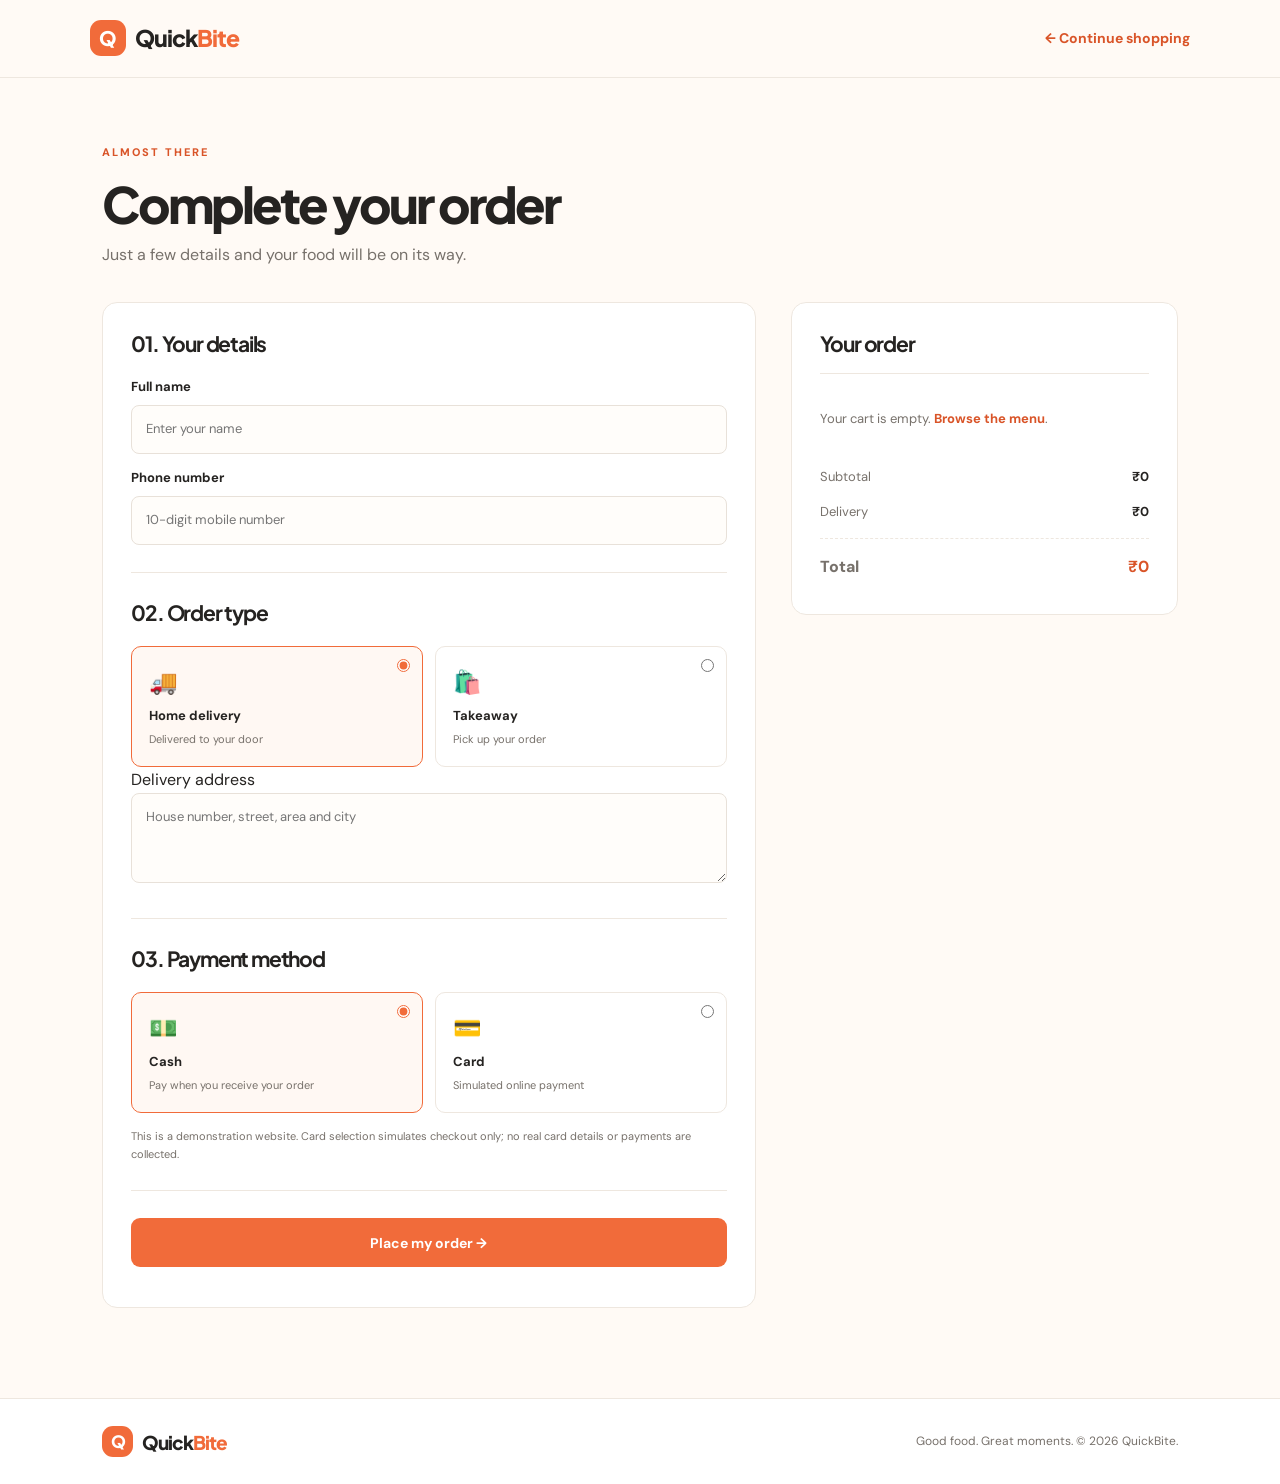
<file: checkout.html>
<!DOCTYPE html>
<html lang="en">
<head>
  <meta charset="UTF-8">
  <meta name="viewport" content="width=device-width, initial-scale=1.0">
  <title>QuickBite | Checkout</title>
  <link rel="preconnect" href="https://fonts.googleapis.com">
  <link rel="preconnect" href="https://fonts.gstatic.com" crossorigin>
  <link href="https://fonts.googleapis.com/css2?family=DM+Sans:wght@400;500;600;700;800&family=Plus+Jakarta+Sans:wght@500;600;700;800&display=swap" rel="stylesheet">
  <link rel="stylesheet" href="css/style.css">
</head>
<body data-page="checkout">

<header class="navbar">
  <a href="index.html" class="brand"><span class="brand-icon">Q</span> Quick<span class="orange">Bite</span></a>
  <a href="index.html#categories" class="text-link">← Continue shopping</a>
</header>

<main class="checkout-page">
  <div class="checkout-heading">
    <span class="eyebrow">ALMOST THERE</span>
    <h1>Complete your order</h1>
    <p>Just a few details and your food will be on its way.</p>
  </div>

  <div class="checkout-layout" id="checkoutLayout">
    <form class="checkout-form" id="checkoutForm">

      <section class="form-section">
        <h2>01. Your details</h2>
        <label for="customerName">Full name</label>
        <input id="customerName" type="text" placeholder="Enter your name" required maxlength="60">

        <label for="customerPhone">Phone number</label>
        <input id="customerPhone" type="tel" placeholder="10-digit mobile number"
               inputmode="numeric" pattern="[0-9]{10}" maxlength="10" required>
      </section>

      <section class="form-section">
        <h2>02. Order type</h2>
        <div class="choice-grid">
          <label class="choice-card">
            <input type="radio" name="orderType" value="delivery" checked>
            <span>🚚</span><strong>Home delivery</strong>
            <small>Delivered to your door</small>
          </label>
          <label class="choice-card">
            <input type="radio" name="orderType" value="takeaway">
            <span>🛍️</span><strong>Takeaway</strong>
            <small>Pick up your order</small>
          </label>
        </div>

        <div id="addressField">
          <label for="customerAddress">Delivery address</label>
          <textarea id="customerAddress" rows="3" maxlength="250"
                    placeholder="House number, street, area and city" required></textarea>
        </div>
      </section>

      <section class="form-section">
        <h2>03. Payment method</h2>
        <div class="choice-grid">
          <label class="choice-card">
            <input type="radio" name="paymentMethod" value="cash" checked>
            <span>💵</span><strong>Cash</strong>
            <small>Pay when you receive your order</small>
          </label>
          <label class="choice-card">
            <input type="radio" name="paymentMethod" value="card">
            <span>💳</span><strong>Card</strong>
            <small>Simulated online payment</small>
          </label>
        </div>
        <p class="payment-note">This is a demonstration website. Card selection simulates checkout only; no real card details or payments are collected.</p>
      </section>

      <button type="submit" class="primary-button place-order-button">Place my order →</button>
      <p class="form-error" id="formError" role="alert"></p>
    </form>

    <aside class="order-summary">
      <h2>Your order</h2>
      <div id="checkoutItems"></div>
      <div id="checkoutTotals"></div>
    </aside>
  </div>

  <section class="success-panel hidden" id="successPanel">
    <div class="success-icon">✓</div>
    <span class="eyebrow">ORDER CONFIRMED</span>
    <h1>You're all set!</h1>
    <p id="successMessage"></p>
    <div class="success-order" id="successOrder"></div>
    <a href="index.html" class="primary-button">Back to home →</a>
  </section>
</main>

<footer class="footer">
  <a href="index.html" class="brand"><span class="brand-icon">Q</span> Quick<span class="orange">Bite</span></a>
  <p>Good food. Great moments. © 2026 QuickBite.</p>
</footer>

<script src="js/script.js"></script>
</body>
</html>
</file>
<file: css/style.css>
:root {
  --orange: #f16b3a;
  --orange-dark: #d95428;
  --ink: #252321;
  --muted: #77716b;
  --cream: #fffaf5;
  --white: #ffffff;
  --line: #eee7df;
  --shadow: 0 18px 50px rgba(46, 35, 24, .09);
}

* {
  box-sizing: border-box;
  margin: 0;
  padding: 0;
}

html {
  scroll-behavior: smooth;
}

body {
  font-family: "DM Sans", sans-serif;
  background: var(--cream);
  color: var(--ink);
  line-height: 1.6;
}

body.no-scroll {
  overflow: hidden;
}

button, input, textarea {
  font: inherit;
}

button, a {
  -webkit-tap-highlight-color: transparent;
}

button {
  cursor: pointer;
}

a {
  color: inherit;
  text-decoration: none;
}

img {
  display: block;
  width: 100%;
  object-fit: cover;
}

.hidden {
  display: none !important;
}

/* NAVBAR */

.navbar {
  height: 78px;
  padding: 0 7%;
  display: flex;
  align-items: center;
  justify-content: space-between;
  background: rgba(255, 250, 245, .96);
  border-bottom: 1px solid var(--line);
  position: sticky;
  top: 0;
  z-index: 20;
  backdrop-filter: blur(15px);
}

.brand {
  display: inline-flex;
  align-items: center;
  gap: 9px;
  font-family: "Plus Jakarta Sans", sans-serif;
  font-size: 23px;
  font-weight: 800;
  letter-spacing: -1px;
  white-space: nowrap;
}

.brand-icon {
  width: 36px;
  height: 36px;
  display: grid;
  place-items: center;
  color: white;
  background: var(--orange);
  border-radius: 11px;
  font-size: 20px;
}

.orange {
  color: var(--orange);
  margin-left: -9px;
}

.nav-links {
  display: flex;
  align-items: center;
  gap: 36px;
}

.nav-links a {
  color: var(--muted);
  font-size: 14px;
  font-weight: 600;
  transition: color .2s;
}

.nav-links a:hover,
.nav-links a.active {
  color: var(--orange);
}

.nav-actions {
  display: flex;
  align-items: center;
  gap: 12px;
}

.cart-button {
  border: 0;
  background: var(--ink);
  color: white;
  border-radius: 30px;
  padding: 11px 17px;
  font-weight: 700;
  font-size: 13px;
  display: flex;
  align-items: center;
  gap: 10px;
  transition: background .2s, transform .2s;
}

.cart-button:hover {
  background: var(--orange);
  transform: translateY(-2px);
}

.cart-count {
  min-width: 22px;
  height: 22px;
  display: grid;
  place-items: center;
  background: var(--orange);
  color: white;
  border-radius: 50%;
  font-size: 11px;
}

.mobile-menu-button {
  display: none;
  background: transparent;
  border: 0;
  font-size: 24px;
  color: var(--ink);
}

/* BUTTONS */

.primary-button,
.light-button {
  min-height: 49px;
  padding: 13px 22px;
  display: inline-flex;
  align-items: center;
  justify-content: center;
  gap: 15px;
  border: 0;
  border-radius: 9px;
  background: var(--orange);
  color: white;
  font-weight: 700;
  font-size: 14px;
  cursor: pointer;
  transition: .2s ease;
}

.primary-button:hover {
  background: var(--orange-dark);
  transform: translateY(-2px);
  box-shadow: 0 9px 20px rgba(242, 107, 56, .2);
}

.light-button {
  background: white;
  color: var(--ink);
}

.light-button:hover {
  background: #fff0e7;
  transform: translateY(-2px);
}

.text-link {
  color: var(--orange-dark);
  font-size: 14px;
  font-weight: 700;
}

.text-link:hover {
  text-decoration: underline;
}

/* HERO */

.hero {
  padding: 75px 9% 85px;
  min-height: 550px;
  display: grid;
  grid-template-columns: 1fr 1fr;
  align-items: center;
  gap: 55px;
  background:
    radial-gradient(circle at 85% 20%, rgba(242, 107, 56, .10), transparent 35%),
    var(--cream);
}

.hero-content {
  max-width: 570px;
}

.eyebrow {
  display: inline-block;
  color: var(--orange-dark);
  font-size: 11px;
  font-weight: 800;
  letter-spacing: 2px;
  margin-bottom: 14px;
}

.hero h1,
.category-title h1,
.checkout-heading h1,
.success-panel h1 {
  font-family: "Plus Jakarta Sans", sans-serif;
  font-size: clamp(42px, 5.4vw, 68px);
  letter-spacing: -3px;
  line-height: 1.12;
  font-weight: 800;
}

.hero h1 span {
  color: var(--orange);
}

.hero-content > p {
  color: var(--muted);
  max-width: 430px;
  margin: 22px 0 28px;
  font-size: 16px;
  line-height: 1.8;
}

.hero-note {
  display: block;
  margin-top: 20px;
  font-size: 12px;
  color: var(--muted);
}

.hero-visual {
  position: relative;
  max-width: 550px;
  justify-self: end;
  width: 100%;
}

.hero-visual > img {
  height: 385px;
  border-radius: 25px;
  box-shadow: var(--shadow);
}

.hero-floating-card {
  position: absolute;
  bottom: 22px;
  left: -25px;
  background: white;
  border-radius: 12px;
  padding: 13px 20px;
  box-shadow: var(--shadow);
  display: grid;
  gap: 2px;
}

.hero-floating-card strong {
  color: #d99a24;
  font-size: 15px;
}

.hero-floating-card span {
  color: var(--muted);
  font-size: 11px;
}

/* SECTION LAYOUT */

.section {
  padding: 75px 8%;
}

.categories-section {
  background: white;
}

.section-heading {
  display: flex;
  justify-content: space-between;
  align-items: end;
  gap: 20px;
  margin-bottom: 30px;
}

.section-heading h2,
.promo-section h2,
.drawer-header h2,
.order-summary h2,
.form-section h2 {
  font-family: "Plus Jakarta Sans", sans-serif;
  font-size: clamp(25px, 3vw, 34px);
  letter-spacing: -1.2px;
  line-height: 1.25;
}

.section-heading > p {
  color: var(--muted);
  font-size: 14px;
}

/* CATEGORY CARDS */

.category-grid {
  display: grid;
  grid-template-columns: repeat(4, minmax(0, 1fr));
  gap: 20px;
}

.category-card {
  height: 235px;
  position: relative;
  border-radius: 16px;
  overflow: hidden;
  background: #e9ded4;
  isolation: isolate;
  transition: transform .25s;
}

.category-card::after {
  content: "";
  position: absolute;
  inset: 0;
  background: linear-gradient(transparent 20%, rgba(0, 0, 0, .78));
  z-index: 0;
}

.category-card:hover {
  transform: translateY(-6px);
}

.category-card img {
  height: 100%;
  transition: transform .4s;
}

.category-card:hover img {
  transform: scale(1.06);
}

.category-content,
.category-card > div {
  position: absolute;
  bottom: 19px;
  left: 19px;
  z-index: 1;
  color: white;
}

.category-card h3 {
  font-family: "Plus Jakarta Sans", sans-serif;
  font-size: 21px;
}

.category-card span {
  font-size: 12px;
  color: #ffe0d2;
}

/* PRODUCT CARDS */

.popular-section {
  background: var(--cream);
}

.product-grid {
  display: grid;
  grid-template-columns: repeat(4, minmax(0, 1fr));
  gap: 22px;
}

.product-card {
  min-width: 0;
  background: white;
  border: 1px solid var(--line);
  border-radius: 15px;
  overflow: hidden;
  transition: transform .25s, box-shadow .25s;
}

.product-card:hover {
  transform: translateY(-5px);
  box-shadow: var(--shadow);
}

.product-image-wrap {
  height: 190px;
  position: relative;
  overflow: hidden;
  background: #f0e8df;
}

.product-image-wrap img {
  height: 100%;
  transition: transform .35s;
}

.product-card:hover .product-image-wrap img {
  transform: scale(1.05);
}

.product-tag {
  position: absolute;
  left: 12px;
  top: 12px;
  padding: 5px 10px;
  background: rgba(255, 255, 255, .94);
  color: var(--orange-dark);
  font-size: 10px;
  font-weight: 800;
  border-radius: 30px;
  text-transform: capitalize;
}

.product-info {
  padding: 17px;
}

.product-info h3 {
  font-family: "Plus Jakarta Sans", sans-serif;
  font-size: 15px;
  line-height: 1.4;
}

.product-info p {
  color: var(--muted);
  font-size: 12px;
  min-height: 38px;
  margin-top: 7px;
}

.product-bottom {
  display: flex;
  justify-content: space-between;
  align-items: center;
  margin-top: 15px;
  gap: 8px;
}

.product-bottom strong {
  font-size: 18px;
  font-weight: 800;
}

.add-button {
  border: 1px solid var(--orange);
  color: var(--orange-dark);
  background: #fff7f2;
  border-radius: 7px;
  padding: 8px 14px;
  font-size: 12px;
  font-weight: 800;
  transition: .2s;
}

.add-button:hover {
  background: var(--orange);
  color: white;
}

/* PROMO */

.promo-section {
  margin: 25px 8% 75px;
  padding: 48px;
  border-radius: 20px;
  background: var(--ink);
  color: white;
  display: flex;
  align-items: center;
  justify-content: space-between;
  gap: 30px;
}

.promo-section .eyebrow {
  color: #ffad87;
}

.promo-section h2 {
  font-size: 34px;
}

.promo-section p {
  color: #c6c1bb;
  font-size: 14px;
  margin-top: 12px;
}

/* CATEGORY PAGE */

.category-page {
  min-height: 70vh;
  padding: 42px 8% 90px;
}

.back-link {
  display: inline-block;
  color: var(--muted);
  font-size: 13px;
  font-weight: 600;
  margin-bottom: 40px;
}

.back-link:hover {
  color: var(--orange);
}

.category-title {
  margin-bottom: 30px;
}

.category-title h1 {
  font-size: clamp(38px, 5vw, 54px);
}

.category-title p,
.checkout-heading > p {
  color: var(--muted);
  margin-top: 10px;
}

.category-tabs {
  display: flex;
  flex-wrap: wrap;
  gap: 10px;
  margin-bottom: 35px;
  padding-bottom: 22px;
  border-bottom: 1px solid var(--line);
}

.category-tabs a {
  padding: 10px 20px;
  border-radius: 30px;
  background: white;
  border: 1px solid var(--line);
  color: var(--muted);
  font-size: 13px;
  font-weight: 700;
  transition: .2s;
}

.category-tabs a:hover,
.category-tabs a.active {
  background: var(--orange);
  color: white;
  border-color: var(--orange);
}

.category-products {
  grid-template-columns: repeat(4, minmax(0, 1fr));
}

.empty-state {
  grid-column: 1 / -1;
  text-align: center;
  padding: 55px 20px;
  color: var(--muted);
}

.empty-state h3 {
  color: var(--ink);
  margin-bottom: 8px;
}

.empty-icon {
  font-size: 40px;
  margin-bottom: 12px;
}

/* CART DRAWER */

.overlay {
  position: fixed;
  inset: 0;
  background: rgba(20, 17, 14, .45);
  z-index: 40;
  opacity: 0;
  visibility: hidden;
  transition: .25s;
}

.overlay.show {
  opacity: 1;
  visibility: visible;
}

.cart-drawer {
  position: fixed;
  z-index: 41;
  top: 0;
  right: 0;
  width: min(440px, 100%);
  height: 100%;
  background: white;
  padding: 27px;
  display: flex;
  flex-direction: column;
  transform: translateX(105%);
  transition: transform .3s ease;
  box-shadow: -15px 0 50px rgba(0, 0, 0, .08);
}

.cart-drawer.open {
  transform: translateX(0);
}

.drawer-header {
  display: flex;
  justify-content: space-between;
  align-items: center;
  padding-bottom: 20px;
  border-bottom: 1px solid var(--line);
}

.drawer-header .eyebrow {
  margin-bottom: 3px;
}

.drawer-header h2 {
  font-size: 25px;
}

.close-button {
  width: 36px;
  height: 36px;
  border: 0;
  border-radius: 50%;
  background: #f6f1ec;
  font-size: 25px;
  line-height: 1;
  color: var(--ink);
}

.close-button:hover {
  background: #ffe7dc;
  color: var(--orange-dark);
}

.cart-items {
  flex: 1;
  overflow-y: auto;
  padding: 18px 0;
}

.cart-item {
  display: grid;
  grid-template-columns: 76px 1fr 25px;
  gap: 12px;
  padding: 14px 0;
  border-bottom: 1px solid var(--line);
}

.cart-item > img {
  width: 76px;
  height: 76px;
  border-radius: 10px;
}

.cart-item-info h3 {
  font-size: 13px;
  margin-bottom: 4px;
}

.cart-item-info > strong {
  font-size: 13px;
}

.quantity-controls {
  display: flex;
  align-items: center;
  gap: 12px;
  margin-top: 8px;
}

.quantity-controls button {
  width: 25px;
  height: 25px;
  border: 1px solid var(--line);
  border-radius: 6px;
  background: white;
  color: var(--ink);
  font-weight: 800;
}

.quantity-controls button:hover {
  border-color: var(--orange);
  color: var(--orange);
}

.quantity-controls span {
  font-size: 13px;
  font-weight: 700;
}

.remove-button {
  border: 0;
  background: transparent;
  color: #aaa;
  font-size: 22px;
  align-self: start;
}

.remove-button:hover {
  color: #d64a35;
}

.cart-summary {
  padding: 18px 0;
  border-top: 1px solid var(--line);
}

.summary-line {
  display: flex;
  justify-content: space-between;
  gap: 15px;
  padding: 7px 0;
  font-size: 13px;
  color: var(--muted);
}

.summary-line strong {
  color: var(--ink);
}

.total-line {
  border-top: 1px dashed var(--line);
  margin-top: 8px;
  padding-top: 15px;
  font-size: 16px;
  font-weight: 800;
}

.total-line strong {
  color: var(--orange-dark);
}

.checkout-link {
  width: 100%;
}

.disabled-link {
  opacity: .45;
  pointer-events: none;
}

/* CHECKOUT */

.checkout-page {
  padding: 60px 8% 90px;
  min-height: 75vh;
}

.checkout-heading {
  margin-bottom: 35px;
}

.checkout-heading h1 {
  font-size: clamp(36px, 5vw, 50px);
}

.checkout-layout {
  display: grid;
  grid-template-columns: 1.35fr .8fr;
  gap: 35px;
  align-items: start;
}

.checkout-form,
.order-summary {
  background: white;
  border: 1px solid var(--line);
  border-radius: 15px;
  padding: 28px;
}

.form-section {
  padding-bottom: 27px;
  margin-bottom: 27px;
  border-bottom: 1px solid var(--line);
}

.form-section h2,
.order-summary h2 {
  font-size: 21px;
  margin-bottom: 20px;
}

.form-section > label {
  display: block;
  font-size: 13px;
  font-weight: 700;
  margin: 14px 0 7px;
}

.form-section input:not([type="radio"]),
.form-section textarea {
  width: 100%;
  border: 1px solid #e8e1d9;
  border-radius: 8px;
  padding: 13px 14px;
  background: #fffdfa;
  outline: none;
  font-size: 13px;
  color: var(--ink);
  transition: border .2s, box-shadow .2s;
}

.form-section input:focus,
.form-section textarea:focus {
  border-color: var(--orange);
  box-shadow: 0 0 0 3px rgba(241, 107, 58, .10);
}

.form-section textarea {
  resize: vertical;
}

.choice-grid {
  display: grid;
  grid-template-columns: repeat(2, 1fr);
  gap: 12px;
}

.choice-card {
  position: relative;
  display: grid;
  gap: 5px;
  padding: 17px;
  border: 1px solid var(--line);
  border-radius: 10px;
  cursor: pointer;
  transition: .2s;
}

.choice-card:has(input:checked) {
  border-color: var(--orange);
  background: #fff8f3;
}

.choice-card input {
  position: absolute;
  top: 12px;
  right: 12px;
  accent-color: var(--orange);
}

.choice-card > span {
  font-size: 23px;
}

.choice-card strong {
  font-size: 13px;
}

.choice-card small {
  color: var(--muted);
  font-size: 11px;
}

.payment-note {
  color: var(--muted);
  font-size: 11px;
  line-height: 1.6;
  margin-top: 15px;
}

.place-order-button {
  width: 100%;
}

.form-error {
  color: #c0392b;
  font-size: 12px;
  margin-top: 12px;
}

.order-summary {
  position: sticky;
  top: 100px;
}

.order-summary h2 {
  padding-bottom: 16px;
  border-bottom: 1px solid var(--line);
}

.checkout-item {
  display: flex;
  justify-content: space-between;
  gap: 12px;
  padding: 13px 0;
  border-bottom: 1px solid var(--line);
  font-size: 12px;
  color: var(--muted);
}

.checkout-item strong {
  color: var(--ink);
  white-space: nowrap;
}

#checkoutTotals {
  margin-top: 15px;
}

.empty-message {
  padding: 15px 0;
  font-size: 13px;
  color: var(--muted);
}

.empty-message a {
  color: var(--orange-dark);
  font-weight: 700;
}

/* SUCCESS */

.success-panel {
  max-width: 620px;
  margin: 35px auto;
  text-align: center;
  background: white;
  padding: 45px;
  border-radius: 18px;
  box-shadow: var(--shadow);
}

.success-icon {
  width: 65px;
  height: 65px;
  border-radius: 50%;
  background: #e4f6eb;
  color: #25804e;
  display: grid;
  place-items: center;
  font-size: 32px;
  margin: 0 auto 20px;
}

.success-panel h1 {
  font-size: 40px;
  margin-bottom: 10px;
}

.success-panel > p {
  color: var(--muted);
  font-size: 14px;
}

.success-order {
  background: #fffaf5;
  border: 1px solid var(--line);
  border-radius: 10px;
  padding: 18px;
  margin: 25px 0;
  text-align: left;
}

.success-address {
  font-size: 12px;
  color: var(--muted);
  margin-top: 12px;
  padding-top: 12px;
  border-top: 1px dashed var(--line);
}

/* FOOTER */

.footer {
  padding: 27px 8%;
  display: flex;
  align-items: center;
  justify-content: space-between;
  gap: 20px;
  background: white;
  border-top: 1px solid var(--line);
}

.footer .brand {
  font-size: 19px;
}

.footer .brand-icon {
  width: 31px;
  height: 31px;
  font-size: 17px;
}

.footer p {
  color: var(--muted);
  font-size: 12px;
}

/* RESPONSIVE */

@media (max-width: 1050px) {
  .hero {
    padding-left: 7%;
    padding-right: 7%;
    gap: 35px;
  }

  .section,
  .category-page,
  .checkout-page {
    padding-left: 6%;
    padding-right: 6%;
  }

  .product-grid,
  .category-products {
    grid-template-columns: repeat(3, minmax(0, 1fr));
  }

  .category-grid {
    grid-template-columns: repeat(2, minmax(0, 1fr));
  }
}

@media (max-width: 720px) {
  .navbar {
    height: 68px;
    padding: 0 5%;
  }

  .brand {
    font-size: 20px;
  }

  .nav-links {
    display: none;
    position: absolute;
    top: 68px;
    left: 0;
    right: 0;
    background: white;
    padding: 20px 6%;
    border-bottom: 1px solid var(--line);
    flex-direction: column;
    align-items: flex-start;
    gap: 18px;
  }

  .nav-links.show {
    display: flex;
  }

  .mobile-menu-button {
    display: block;
  }

  .cart-button {
    padding: 9px 12px;
    font-size: 12px;
  }

  .hero {
    grid-template-columns: 1fr;
    padding: 55px 6% 65px;
    gap: 35px;
  }

  .hero h1 {
    font-size: 49px;
  }

  .hero-visual {
    justify-self: center;
    max-width: 520px;
  }

  .hero-visual > img {
    height: 300px;
  }

  .hero-floating-card {
    left: 12px;
    bottom: 12px;
  }

  .section {
    padding: 55px 6%;
  }

  .section-heading {
    align-items: flex-start;
    flex-direction: column;
  }

  .category-grid {
    gap: 13px;
  }

  .category-card {
    height: 185px;
  }

  .category-card h3 {
    font-size: 17px;
  }

  .product-grid,
  .category-products {
    grid-template-columns: repeat(2, minmax(0, 1fr));
    gap: 13px;
  }

  .product-image-wrap {
    height: 150px;
  }

  .product-info {
    padding: 12px;
  }

  .product-info h3 {
    font-size: 13px;
  }

  .product-info p {
    font-size: 11px;
    min-height: 50px;
  }

  .product-bottom strong {
    font-size: 16px;
  }

  .add-button {
    padding: 7px 10px;
  }

  .promo-section {
    margin: 10px 5% 55px;
    padding: 30px 23px;
    align-items: flex-start;
    flex-direction: column;
  }

  .promo-section h2 {
    font-size: 28px;
  }

  .category-page,
  .checkout-page {
    padding: 35px 5% 65px;
  }

  .category-title h1 {
    font-size: 40px;
  }

  .checkout-layout {
    grid-template-columns: 1fr;
    gap: 20px;
  }

  .order-summary {
    position: static;
  }

  .checkout-form,
  .order-summary {
    padding: 20px;
  }

  .footer {
    padding: 25px 5%;
    flex-direction: column;
    align-items: flex-start;
  }
}

@media (max-width: 390px) {
  .brand {
    font-size: 18px;
  }

  .cart-button {
    gap: 6px;
    padding: 8px 9px;
  }

  .category-card {
    height: 155px;
  }

  .category-card > div {
    left: 12px;
    bottom: 12px;
  }

  .product-grid {
    gap: 9px;
  }

  .product-image-wrap {
    height: 125px;
  }

  .product-info {
    padding: 10px;
  }

  .product-bottom {
    align-items: flex-start;
    flex-direction: column;
  }

  .choice-grid {
    grid-template-columns: 1fr;
  }

  .success-panel {
    padding: 28px 18px;
  }
}
</file>
